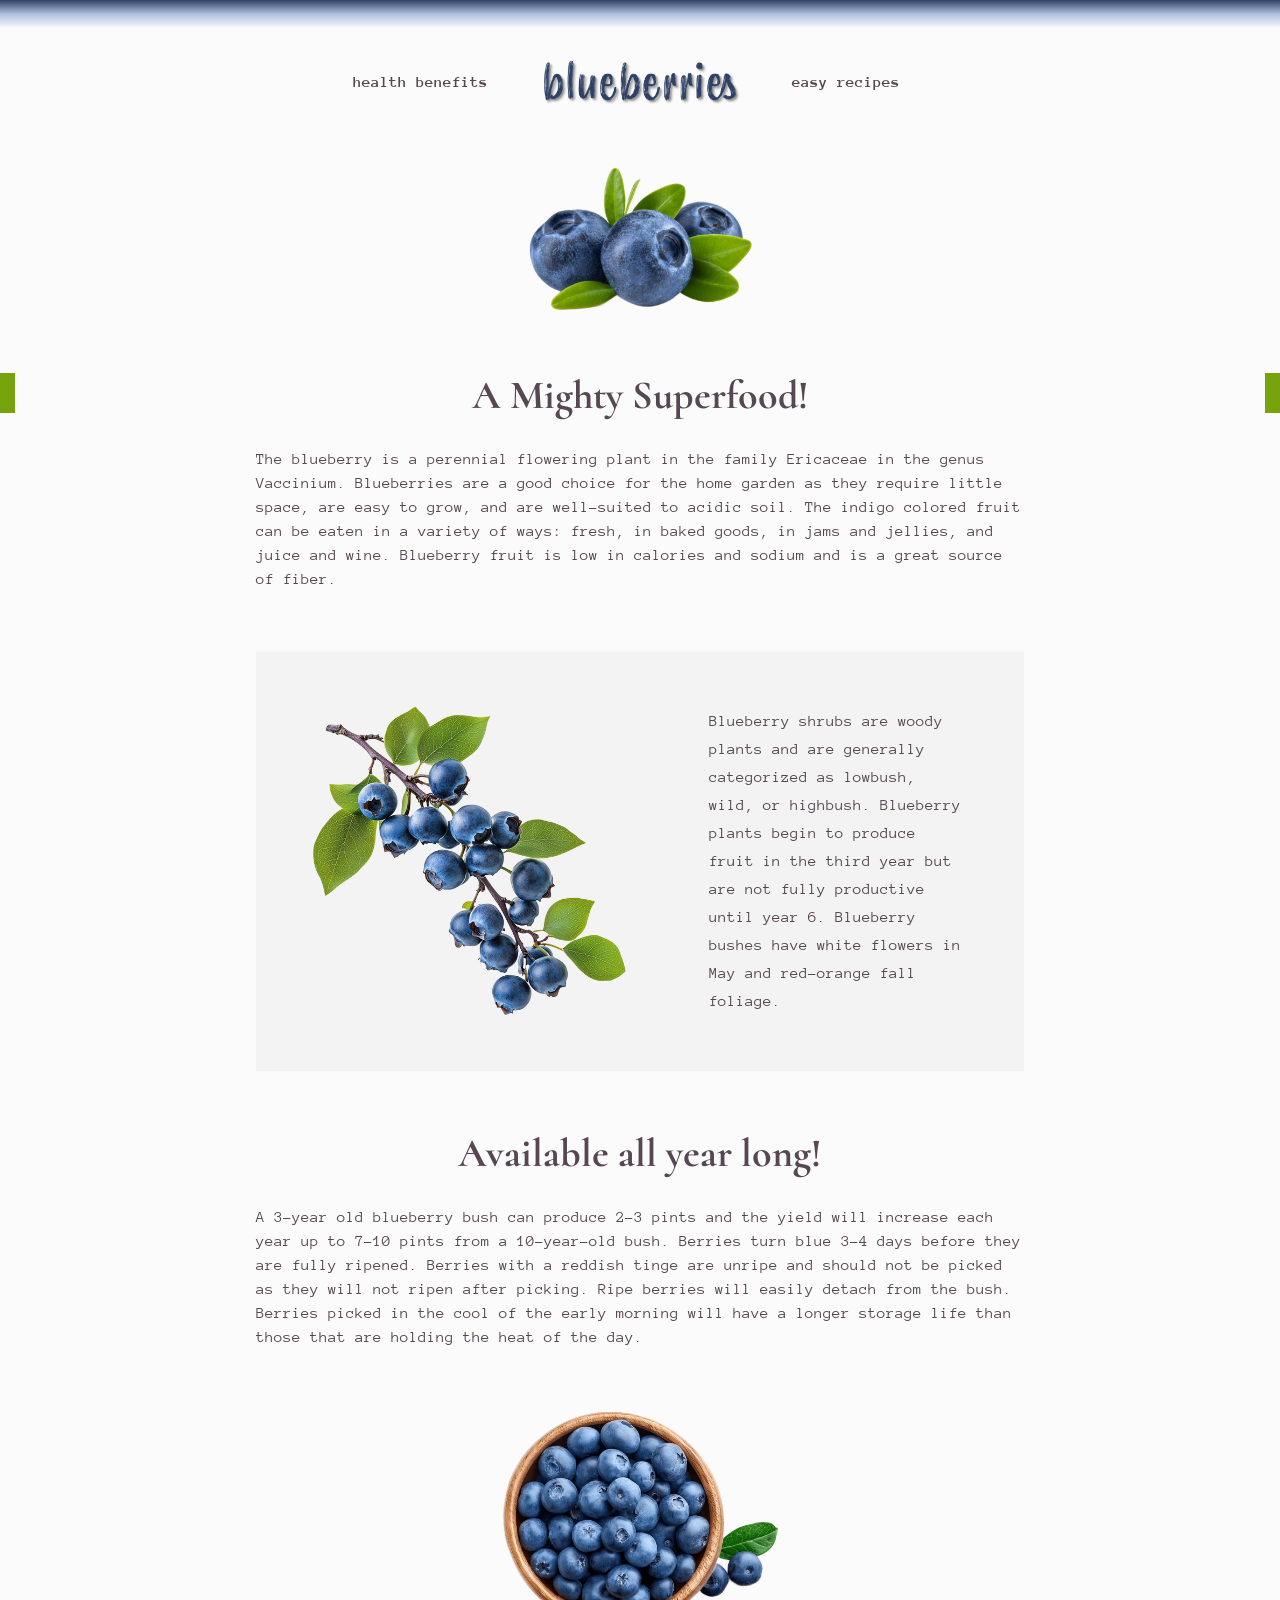
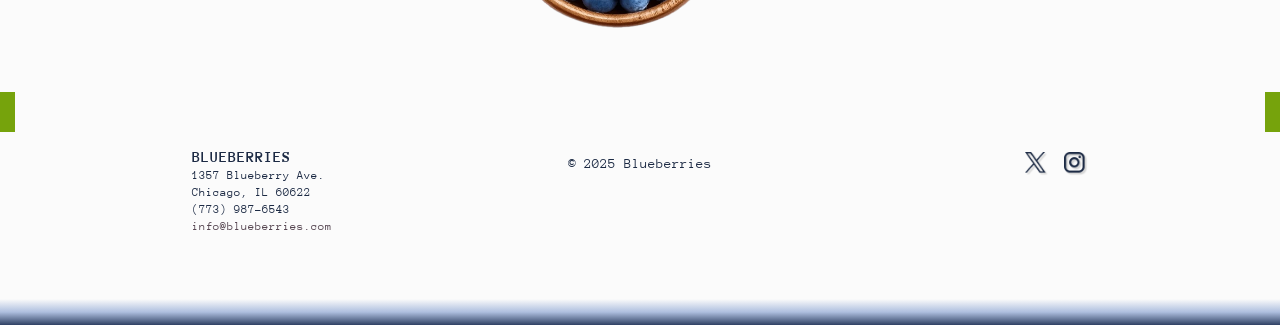
<file: index.html>
<!DOCTYPE html>
<html xmlns="http://www.w3.org/1999/xhtml" lang="en" xml:lang="en">
    <head>
        <title>Final Project</title>
        <meta charset="UTF-8">
        <meta name="viewport" content="width=device-width, initial-scale=1">
        <meta name="author" content="Carmen Lira">
        <meta name="description" content="Web Interactive Design Final Project, Blueberries">
        <title>Final Design Project: Blueberries</title>
        <link rel="stylesheet" href="styles/main.css">
        <link rel="stylesheet" media="screen and (min-width: 601px) and (max-width: 1024px)" href="styles/tablet.css">
        <link rel="stylesheet" media="screen and (min-width: 300px) and (max-width: 600px)" href="styles/mobile.css">
        <link rel="icon" href="images/b.svg" type="image/ico">
        <link rel="preconnect" href="https://fonts.googleapis.com">
        <link rel="preconnect" href="https://fonts.gstatic.com" crossorigin>
        <link href="https://fonts.googleapis.com/css2?family=Anonymous+Pro:wght@400;700&display=swap" rel="stylesheet">
    </head>

    <body>
        <!--Top Banner Block + Navigation-->
        <div class="gradient-top"></div>
        <header> 
            <div class="header-content">
                <div class="nutrition">
                    <a href="nutrition.html" class="nav-hover">health benefits</a>
                </div>
                <div class="bb-logo">
                    <a href="index.html"><img src="images/blueberries-word.png" class="blueberries-logo" alt="Blueberries word logo"></a>
                </div>
                <div class="recipes">
                    <a href="recipes.html" class="nav-hover">easy recipes</a>
                </div>
                
            </div>
        </header>

        <div>
            <img src="images/home/home-blueberries-1.png" class="image-bb-1" alt="Small group of blueberries">
        </div>
        <div class="block-title-group">
            <div class="left-green-block"></div>
            <div class="title">
                A Mighty Superfood!
            </div>
            <div class="right-green-block"></div>
        </div>

        <div class="paragraph">
            The blueberry is a perennial flowering plant in the family Ericaceae in the genus Vaccinium. 
            Blueberries are a good choice for the home garden as they require little space, are easy to grow, 
            and are well-suited to acidic soil. The indigo colored fruit can be eaten in a variety of ways: 
            fresh, in baked goods, in jams and jellies, and juice and wine. Blueberry fruit is low in calories 
            and sodium and is a great source of fiber.
        </div>

        <div class="block-background">
            <div class="block-group">
                <img src="images/home/home-blueberries-2.png" class="block-image" alt="Branch of Blueberry bush">
                <div class="block-paragraph">
                    Blueberry shrubs are woody plants and are generally categorized as lowbush, wild, or highbush. 
                    Blueberry plants begin to produce fruit in the third year but are not fully productive until year 6. 
                    Blueberry bushes have white flowers in May and red-orange fall foliage.
                </div>
            </div>
        </div>

        <div class="title2">
            Available all year long!
        </div>
        <div class="paragraph">
            A 3-year old blueberry bush can produce 2-3 pints and the yield will increase each year up to 7-10 pints 
            from a 10-year-old bush. Berries turn blue 3-4 days before they are fully ripened. 
            Berries with a reddish tinge are unripe and should not be picked as they will not ripen after picking. 
            Ripe berries will easily detach from the bush. Berries picked in the cool of the early morning will 
            have a longer storage life than those that are holding the heat of the day.
        </div>
        
        <div>
            <img src="images/home/home-blueberries-3.png" class="image-bb-2" alt="Top view of blueberries in a wooden bowl">
        </div>


<!--Information & Social Media BLOCK-->   
        <div class="block-title-group">
            <div class="left-green-block"></div>
            <div class="right-green-block"></div>
        </div>
        <div class="footer-info">
            <!--Contact Information BLOCK-->
            <div class="footer-left">   
                <p><span class="contact-info">BLUEBERRIES</span><br>
                <span class="address">
                    1357 Blueberry Ave.<br>
                    Chicago, IL 60622<br>
                    (773) 987-6543<br>
                </span>
                <a href="mailto:info@blueberries.com" class="email-font">info@blueberries.com</a>
                </p>
            </div>
            
            <!--Copy Right statement-->
            <div class="copy-right">
                <p class="block-note">&#169; 2025 Blueberries</p> <!--Color change-->
            </div>

            <!--Social Media-->
            <div class="social-media">
                <a target="_blank" href="https://x.com/blueberries"><img src="images/social-media/x-icon.png" class="social-media-icon" alt="X logo"></a>
                <a target="_blank" href="https://www.instagram.com/blueberries/"><img src="images/social-media/instagram-icon.png" class="social-media-icon" alt="Instagram logo"></a>
            </div>
        </div>


        <div class="gradient-bottom"></div>

    </body>
</html>
</file>
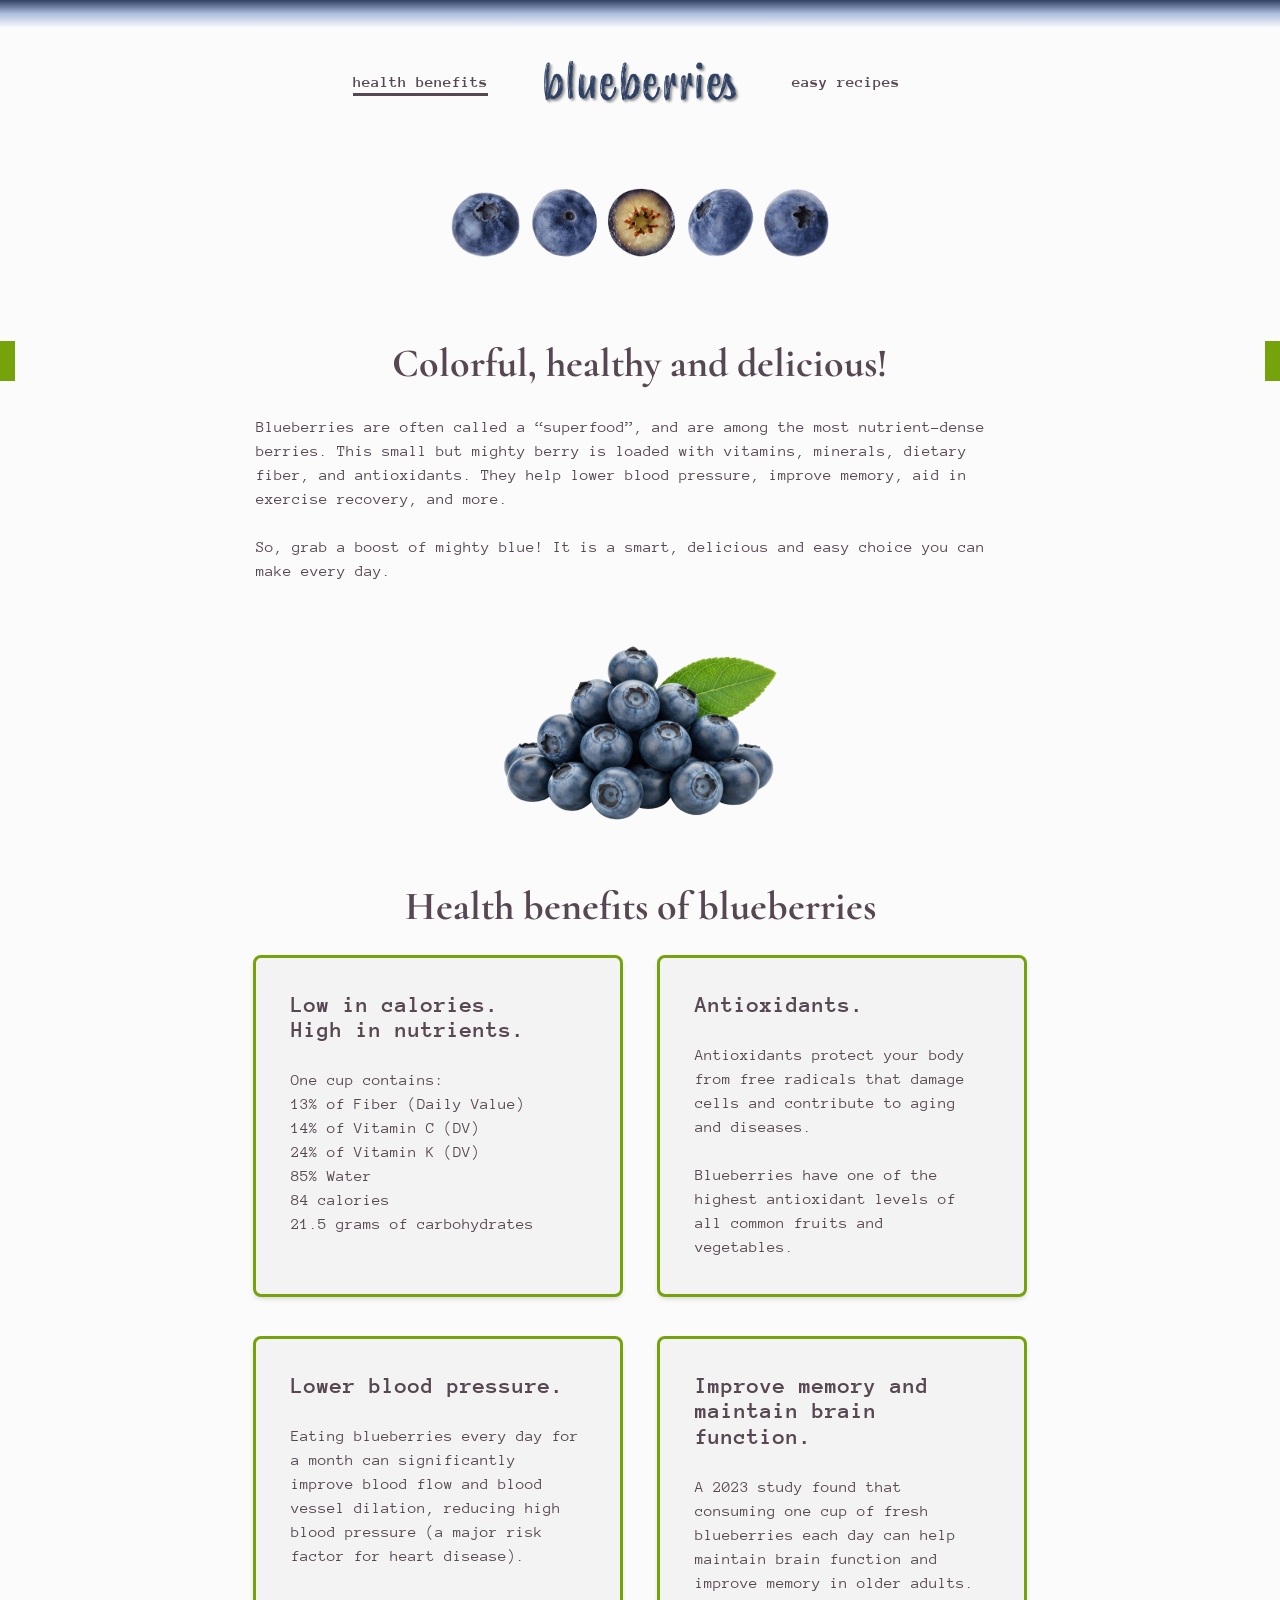
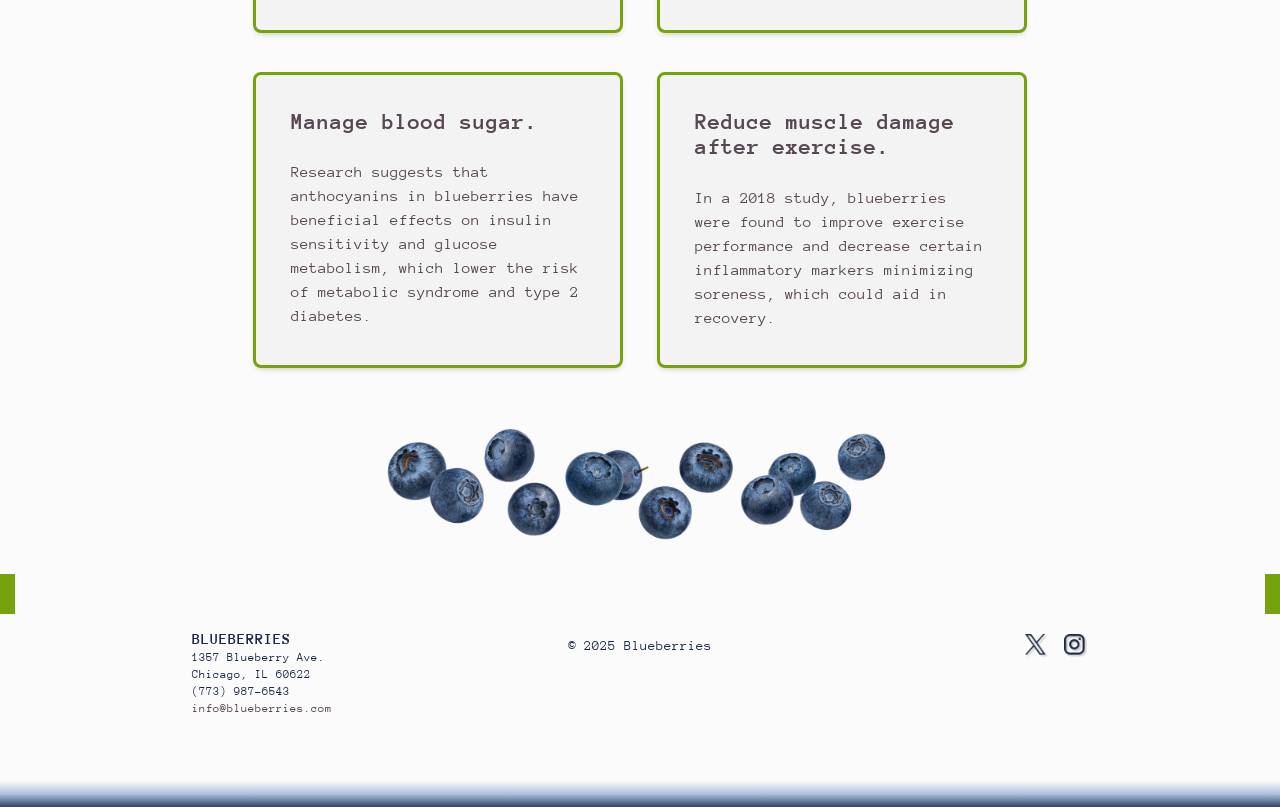
<file: nutrition.html>
<!DOCTYPE html>
<html xmlns="http://www.w3.org/1999/xhtml" lang="en" xml:lang="en">
    <head>
        <title>Final Project</title>
        <meta charset="UTF-8">
        <meta name="viewport" content="width=device-width, initial-scale=1">
        <meta name="author" content="Carmen Lira">
        <meta name="description" content="Web Interactive Design Final Project, Blueberries">
        <title>Final Design Project: Blueberries</title>
        <link rel="stylesheet" href="styles/main.css">
        <link rel="stylesheet" media="screen and (min-width: 601px) and (max-width: 1024px)" href="styles/tablet.css">
        <link rel="stylesheet" media="screen and (min-width: 300px) and (max-width: 600px)" href="styles/mobile.css">
        <link rel="icon" href="images/b.svg" type="image/ico">
        <link rel="preconnect" href="https://fonts.googleapis.com">
        <link rel="preconnect" href="https://fonts.gstatic.com" crossorigin>
        <link href="https://fonts.googleapis.com/css2?family=Anonymous+Pro:wght@400;700&display=swap" rel="stylesheet">
    </head>

    <body>
        <!--Top Banner Block + Navigation-->
        <div class="gradient-top"></div>
        <header> 
            <div class="header-content">
                <div class="nutrition">
                    <a href="nutrition.html" class="nav-selected">health benefits</a>
                </div>
                <div class="bb-logo">
                    <a href="index.html"><img src="images/blueberries-word.png" class="blueberries-logo" alt="Blueberries word logo"></a>
                </div>
                <div class="recipes">
                    <a href="recipes.html" class="nav-hover">easy recipes</a>
                </div>
                
            </div>
        </header>

        <div>
            <img src="images/nutrition/nutrition-bb-1.png" class="image-bb-3" alt="Small group of blueberries">
        </div>
        <div class="block-title-group">
            <div class="left-green-block"></div>
            <div class="title">
                Colorful, healthy and delicious!
            </div>
            <div class="right-green-block"></div>
        </div>

        <div class="paragraph">
            Blueberries are often called a “superfood”, and are among the most nutrient-dense berries. 
            This small but mighty berry is loaded with vitamins, minerals, dietary fiber, and antioxidants. 
            They help lower blood pressure, improve memory, aid in exercise recovery, and more.<br>
            <br>
            So, grab a boost of mighty blue! It is a smart, delicious and easy choice you can make every day.
        </div>
        <div>
            <img src="images/nutrition/blueberries-pile.png" class="image-bb-2" alt="Small pike of blueberries">
        </div>

        <div class="title2">
            Health benefits of blueberries
        </div>

        <div class="nutrition-segment">
            <div class="nutrition-block">
                <div class="nutrition-block-title">
                    Low in calories.<br>
                    High in nutrients.
                </div>
                <div class="nutrition-block-info">
                    One cup contains:<br>
                    13% of Fiber (Daily Value)<br>
                    14% of Vitamin C (DV)<br>
                    24% of Vitamin K (DV)<br>
                    85% Water<br>
                    84 calories<br>
                    21.5 grams of carbohydrates<br> 
                </div>
                
            </div>
            <div class="nutrition-block">
                <div class="nutrition-block-title">
                    Antioxidants.
                </div>
                <div class="nutrition-block-info">
                Antioxidants protect your body from free radicals that damage cells and contribute to aging 
                and diseases.<br><br>
                Blueberries have one of the highest antioxidant levels of all common fruits and vegetables.
                </div>
            </div>
        </div>

        <div class="nutrition-segment">
            <div class="nutrition-block">
                <div class="nutrition-block-title">
                    Lower blood pressure.
                </div>
                <div class="nutrition-block-info">
                    Eating blueberries every day for a month can significantly improve blood flow and 
                    blood vessel dilation, reducing high blood pressure (a major risk factor for heart disease).
                </div>
                
            </div>
            <div class="nutrition-block">
                <div class="nutrition-block-title">
                    Improve memory and maintain brain function.
                </div>
                <div class="nutrition-block-info">
                    A 2023 study found that consuming one cup of fresh blueberries each day can help maintain 
                    brain function and improve memory in older adults.
                </div>
            </div>
        </div>

        <div class="nutrition-segment">
            <div class="nutrition-block">
                <div class="nutrition-block-title">
                    Manage blood sugar.
                </div>
                <div class="nutrition-block-info">
                    Research suggests that anthocyanins in blueberries have beneficial effects on insulin 
                    sensitivity and glucose metabolism, which lower the risk of metabolic syndrome and 
                    type 2 diabetes.
                </div>
                
            </div>
            <div class="nutrition-block">
                <div class="nutrition-block-title">
                    Reduce muscle damage after exercise.
                </div>
                <div class="nutrition-block-info">
                    In a 2018 study, blueberries were found to improve exercise performance and 
                    decrease certain inflammatory markers minimizing soreness, which could aid in recovery.
                </div>
            </div>
        </div>

        <div>
            <img src="images/nutrition/bb-lined-up3.png" class="image-bb-4" alt="Top view of blueberries in a wooden bowl">
        </div>


<!--Information & Social Media BLOCK-->   
        <div class="block-title-group">
            <div class="left-green-block"></div>
            <div class="right-green-block"></div>
        </div>
        <div class="footer-info">
            <!--Contact Information BLOCK-->
            <div class="footer-left">   
                <p><span class="contact-info">BLUEBERRIES</span><br>
                <span class="address">
                    1357 Blueberry Ave.<br>
                    Chicago, IL 60622<br>
                    (773) 987-6543<br>
                </span>
                <a href="mailto:info@blueberries.com" class="email-font">info@blueberries.com</a>
                </p>
            </div>
            
            <!--Copy Right statement-->
            <div class="copy-right">
                <p class="block-note">&#169; 2025 Blueberries</p> <!--Color change-->
            </div>

            <!--Social Media-->
            <div class="social-media">
                <a target="_blank" href="https://x.com/blueberries"><img src="images/social-media/x-icon.png" class="social-media-icon" alt="X logo"></a>
                <a target="_blank" href="https://www.instagram.com/blueberries/"><img src="images/social-media/instagram-icon.png" class="social-media-icon" alt="Instagram logo"></a>
            </div>
        </div>


        <div class="gradient-bottom"></div>

    </body>
</html>
</file>
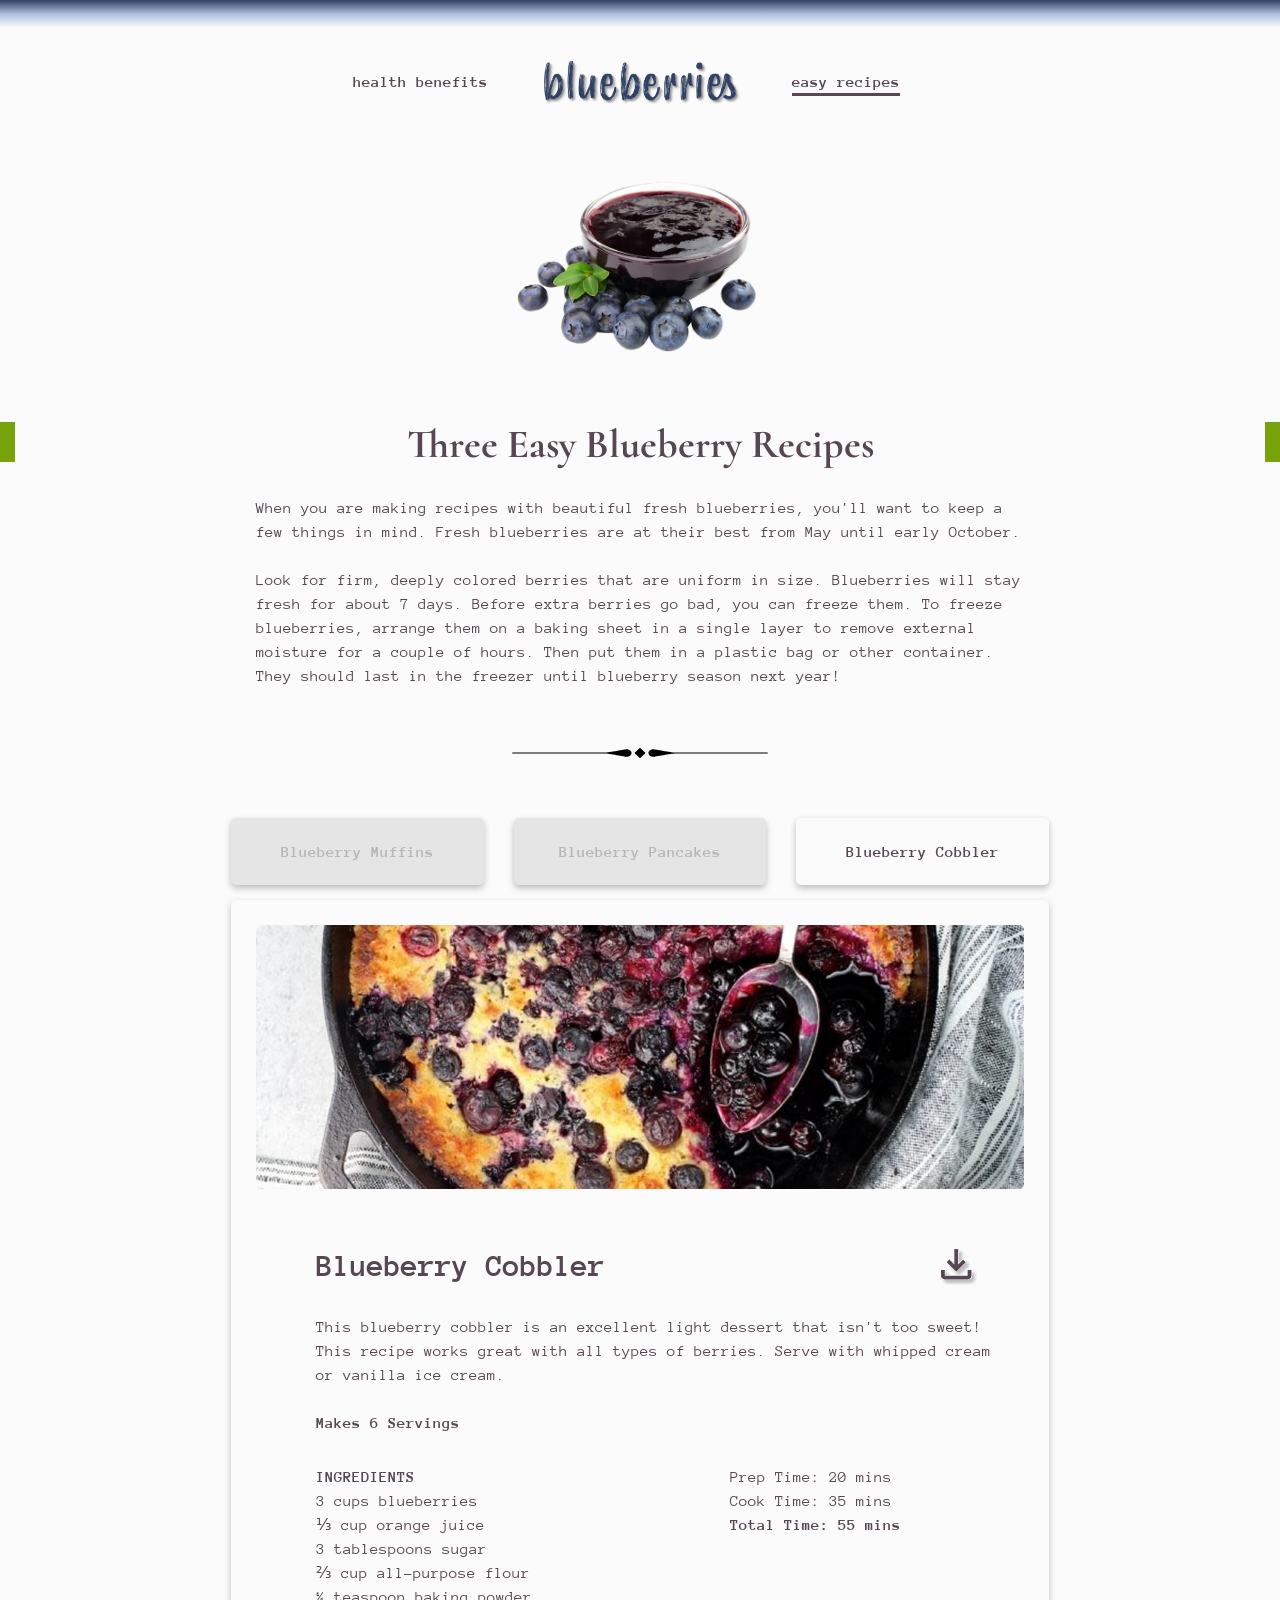
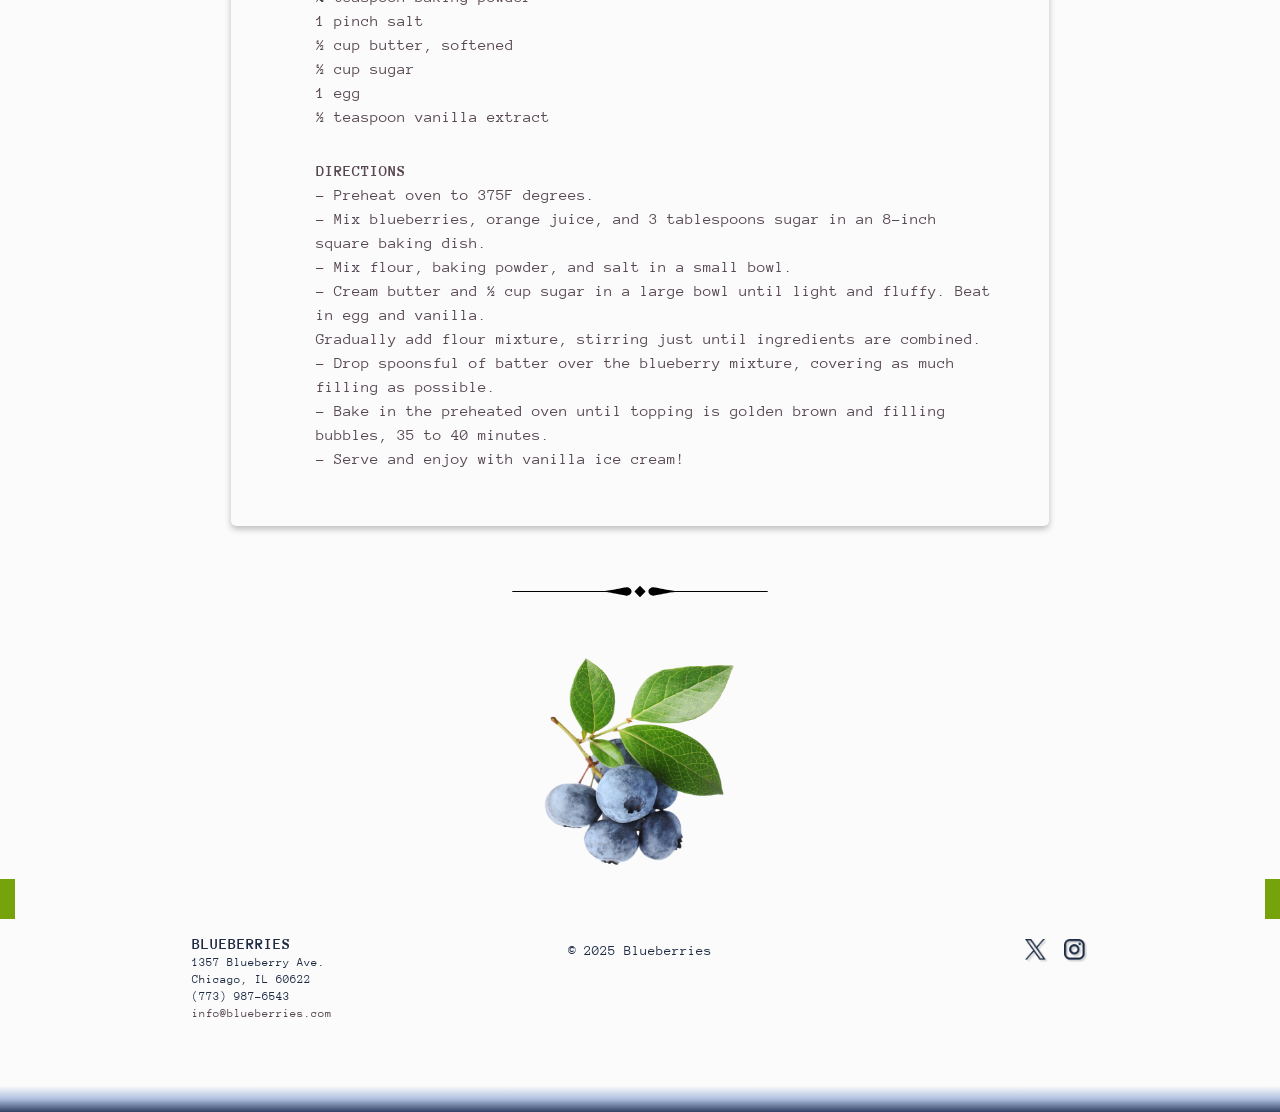
<file: recipe-cobbler.html>
<!DOCTYPE html>
<html xmlns="http://www.w3.org/1999/xhtml" lang="en" xml:lang="en">
    <head>
        <title>Final Project</title>
        <meta charset="UTF-8">
        <meta name="viewport" content="width=device-width, initial-scale=1">
        <meta name="author" content="Carmen Lira">
        <meta name="description" content="Web Interactive Design Final Project, Blueberries">
        <title>Final Design Project: Blueberries</title>
        <link rel="stylesheet" href="styles/main.css">
        <link rel="stylesheet" media="screen and (min-width: 601px) and (max-width: 1024px)" href="styles/tablet.css">
        <link rel="stylesheet" media="screen and (min-width: 300px) and (max-width: 600px)" href="styles/mobile.css">
        <link rel="icon" href="images/b.svg" type="image/ico">
        <link rel="preconnect" href="https://fonts.googleapis.com">
        <link rel="preconnect" href="https://fonts.gstatic.com" crossorigin>
        <link href="https://fonts.googleapis.com/css2?family=Anonymous+Pro:wght@400;700&display=swap" rel="stylesheet">
    </head>

    <body>
        <!--Top Banner Block + Navigation-->
        <div class="gradient-top"></div>
        <header> 
            <div class="header-content">
                <div class="nutrition">
                    <a href="nutrition.html" class="nav-hover">health benefits</a>
                </div>
                <div class="bb-logo">
                    <a href="index.html"><img src="images/blueberries-word.png" class="blueberries-logo" alt="Blueberries word logo"></a>
                </div>
                <div class="recipes">
                    <a href="recipes.html" class="nav-selected">easy recipes</a>
                </div>
                
            </div>
        </header>

        <div>
            <img src="images/recipes/bb-jam.png" class="image-bb-2" alt="blueberry jam in a small jar">
        </div>
        <div class="block-title-group">
            <div class="left-green-block"></div>
            <div class="title">
                Three Easy Blueberry Recipes
            </div>
            <div class="right-green-block"></div>
        </div>

        <div class="paragraph">
            When you are making recipes with beautiful fresh blueberries, you'll want to keep a few things in mind. 
            Fresh blueberries are at their best from May until early October.<br>
            <br>
            Look for firm, deeply colored berries that are uniform in size. Blueberries will stay fresh 
            for about 7 days. Before extra berries go bad, you can freeze them. To freeze blueberries, arrange 
            them on a baking sheet in a single layer to remove external moisture for a couple of hours. 
            Then put them in a plastic bag or other container. They should last in the freezer until blueberry season next year!
        </div>

        <div>
            <img src="images/deco-line.svg" class="image-bb-5" alt="Decorative line" id="recipe-tabs">
        </div>

        <div class="tab-set" id="recipe-tabs">
            <a class="recipe-block" href="recipes.html#recipe-tabs">
                Blueberry Muffins
            </a>
            <a class="recipe-block" href="recipe-pancakes.html#recipe-tabs">
                Blueberry Pancakes
            </a>
            <div class="recipe-block-selected">
                Blueberry Cobbler
            </div>

        </div>

        <div class="block-recipe">
            <img src="images/recipes/bb-cobbler3.png" class="recipe-image" alt="Group of blueberry muffins">
            <div class="recipe-columns-title">
                <div class="recipe-title">
                    Blueberry Cobbler
                </div> 
                <div class="download-icon">
                    <a href="documents/blueberry-cobbler.pdf" download target="_blank"><img src="images/recipes/download-icon.svg" class="print-icon" alt="Print icon"></a>
                </div>               
            </div>
            
            <div class="recipe-text">
                This blueberry cobbler is an excellent light dessert that isn't too sweet! This recipe works great 
                with all types of berries. Serve with whipped cream or vanilla ice cream.<br>
                <br>
                <span class="recipe-bold-text">Makes 6 Servings</span>
            </div>
            <div class="recipe-columns">
                <div class="recipe-ingredients">
                    <span class="recipe-bold-text">INGREDIENTS</span><br>
                    3 cups blueberries<br>
                    &#8531; cup orange juice<br>
                    3 tablespoons sugar<br>
                    &#8532; cup all-purpose flour<br>
                    &#188; teaspoon baking powder<br>
                    1 pinch salt<br>
                    &#189; cup butter, softened<br>
                    &#189; cup sugar<br>
                    1 egg<br>
                    &#189; teaspoon vanilla extract<br>
                </div>
                <div class="prep-time">
                    Prep Time: 20 mins<br>
                    Cook Time: 35 mins<br>
                    <span class="recipe-bold-text">Total Time: 55 mins</span>
                </div>
            </div>
            <div class="recipe-text">
                <span class="recipe-bold-text">DIRECTIONS</span><br>
                - Preheat oven to 375F degrees.<br>
                - Mix blueberries, orange juice, and 3 tablespoons sugar in an 8-inch square baking dish.<br>
                - Mix flour, baking powder, and salt in a small bowl.<br>
                - Cream butter and &#189; cup sugar in a large bowl until light and fluffy. Beat in egg and vanilla.<br>
                Gradually add flour mixture, stirring just until ingredients are combined.<br>
                - Drop spoonsful of batter over the blueberry mixture, covering as much filling as possible.<br>
                - Bake in the preheated oven until topping is golden brown and filling bubbles, 35 to 40 minutes.<br>
                - Serve and enjoy with vanilla ice cream!
            </div>
        </div>

        <div>
            <img src="images/deco-line.svg" class="image-bb-5" alt="Decorative line">
        </div>   
        <div>
            <img src="images/recipes/bb-group.png" class="image-bb-1b" alt="Small group of blueberries">
        </div>     


<!--Information & Social Media BLOCK-->   
        <div class="block-title-group">
            <div class="left-green-block"></div>
            <div class="right-green-block"></div>
        </div>
        <div class="footer-info">
            <!--Contact Information BLOCK-->
            <div class="footer-left">   
                <p><span class="contact-info">BLUEBERRIES</span><br>
                <span class="address">
                    1357 Blueberry Ave.<br>
                    Chicago, IL 60622<br>
                    (773) 987-6543<br>
                </span>
                <a href="mailto:info@blueberries.com" class="email-font">info@blueberries.com</a>
                </p>
            </div>
            
            <!--Copy Right statement-->
            <div class="copy-right">
                <p class="block-note">&#169; 2025 Blueberries</p> <!--Color change-->
            </div>

            <!--Social Media-->
            <div class="social-media">
                <a target="_blank" href="https://x.com/blueberries"><img src="images/social-media/x-icon.png" class="social-media-icon" alt="X logo"></a>
                <a target="_blank" href="https://www.instagram.com/blueberries/"><img src="images/social-media/instagram-icon.png" class="social-media-icon" alt="Instagram logo"></a>
            </div>
        </div>


        <div class="gradient-bottom"></div>

    </body>
</html>
</file>
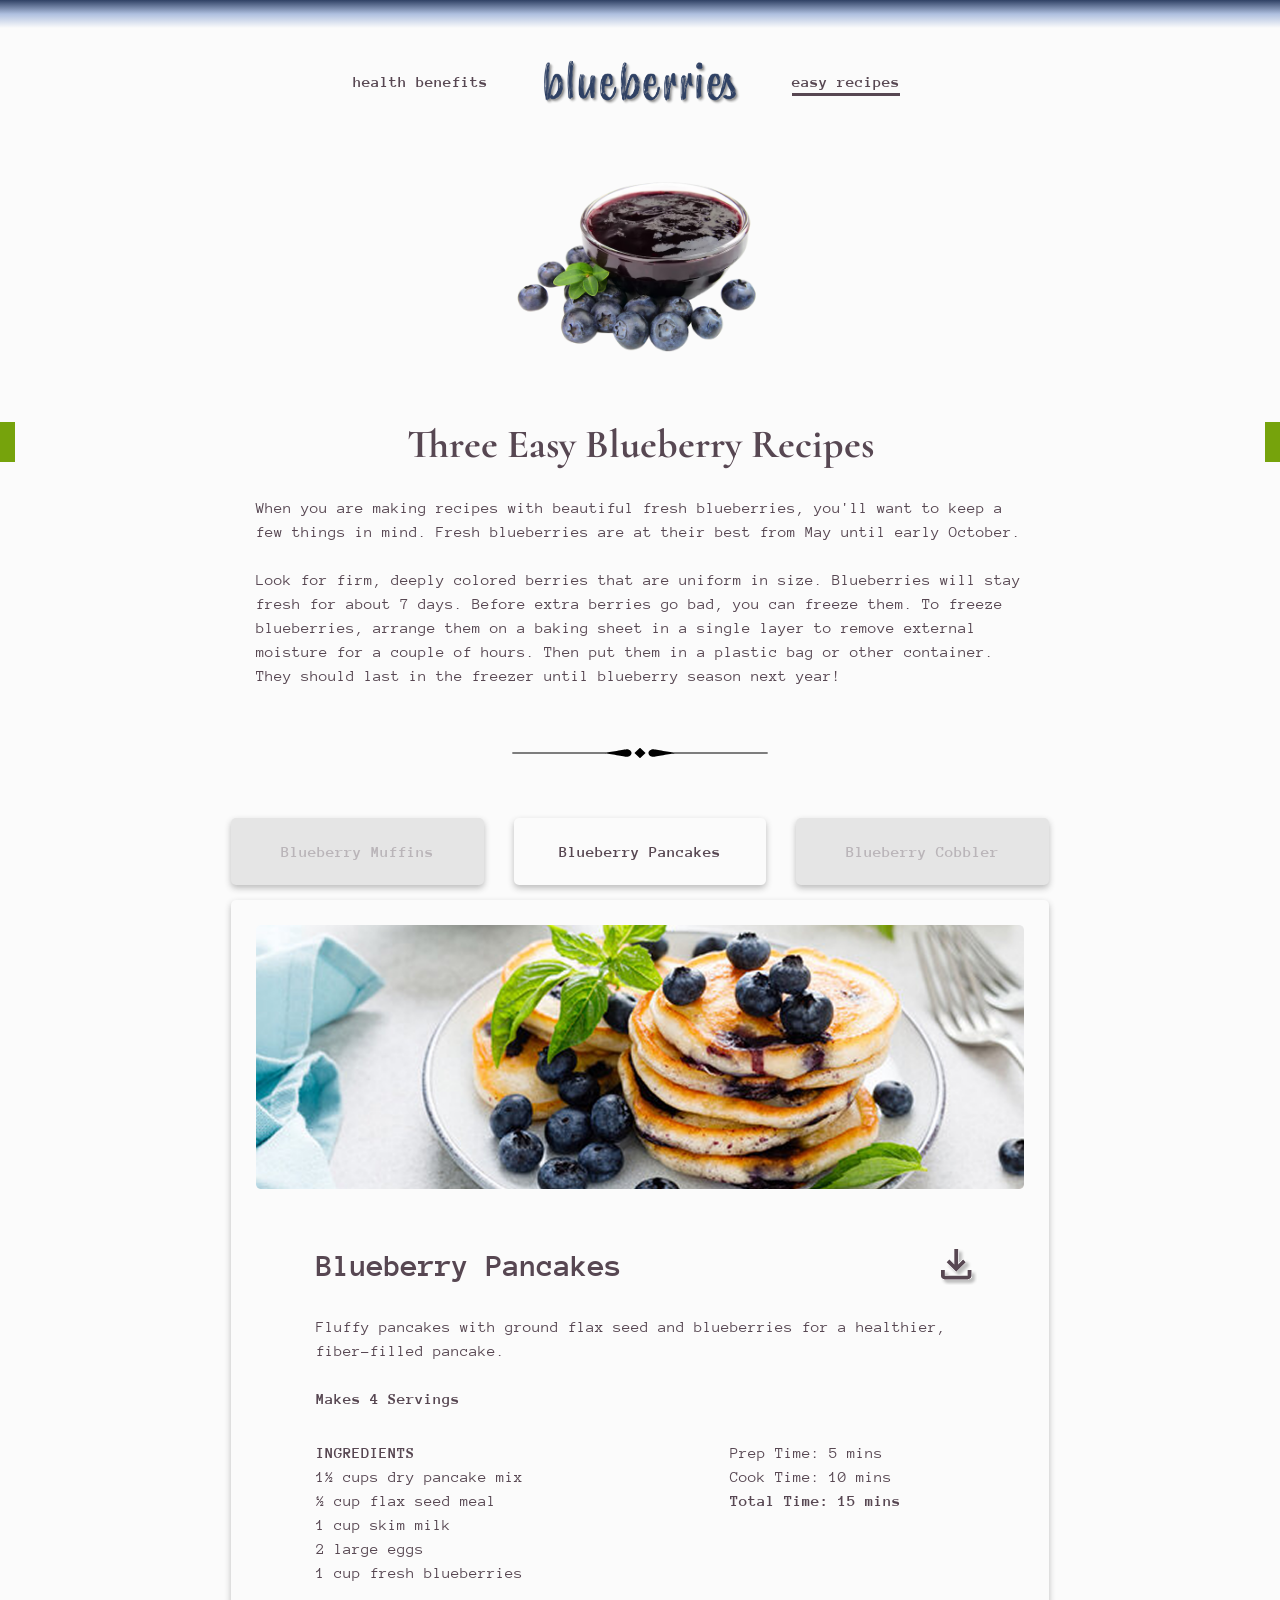
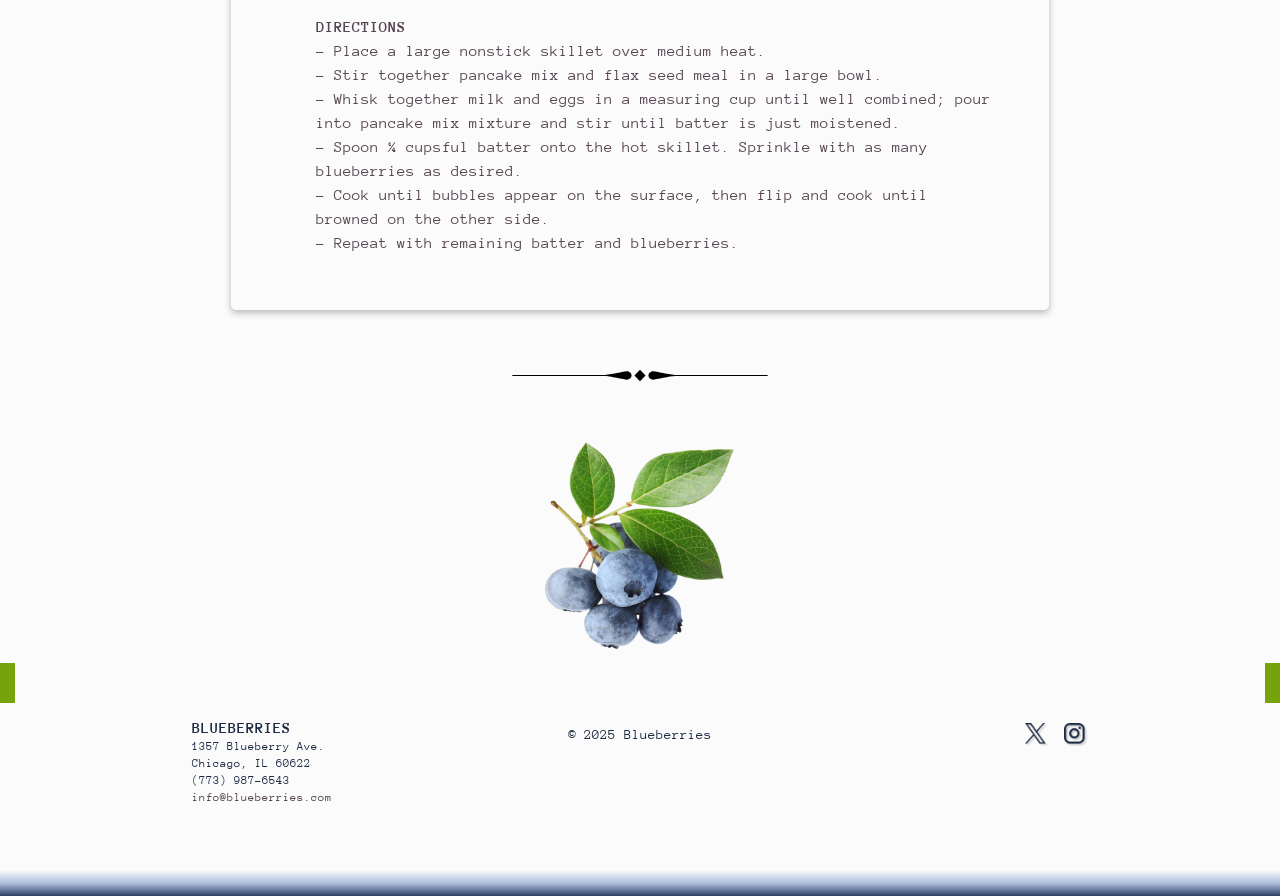
<file: recipe-pancakes.html>
<!DOCTYPE html>
<html xmlns="http://www.w3.org/1999/xhtml" lang="en" xml:lang="en">
    <head>
        <title>Final Project</title>
        <meta charset="UTF-8">
        <meta name="viewport" content="width=device-width, initial-scale=1">
        <meta name="author" content="Carmen Lira">
        <meta name="description" content="Web Interactive Design Final Project, Blueberries">
        <title>Final Design Project: Blueberries</title>
        <link rel="stylesheet" href="styles/main.css">
        <link rel="stylesheet" media="screen and (min-width: 601px) and (max-width: 1024px)" href="styles/tablet.css">
        <link rel="stylesheet" media="screen and (min-width: 300px) and (max-width: 600px)" href="styles/mobile.css">
        <link rel="icon" href="images/b.svg" type="image/ico">
        <link rel="preconnect" href="https://fonts.googleapis.com">
        <link rel="preconnect" href="https://fonts.gstatic.com" crossorigin>
        <link href="https://fonts.googleapis.com/css2?family=Anonymous+Pro:wght@400;700&display=swap" rel="stylesheet">
    </head>

    <body>
        <!--Top Banner Block + Navigation-->
        <div class="gradient-top"></div>
        <header> 
            <div class="header-content">
                <div class="nutrition">
                    <a href="nutrition.html" class="nav-hover">health benefits</a>
                </div>
                <div class="bb-logo">
                    <a href="index.html"><img src="images/blueberries-word.png" class="blueberries-logo" alt="Blueberries word logo"></a>
                </div>
                <div class="recipes">
                    <a href="recipes.html" class="nav-selected">easy recipes</a>
                </div>
                
            </div>
        </header>

        <div>
            <img src="images/recipes/bb-jam.png" class="image-bb-2" alt="blueberry jam in a small jar">
        </div>
        <div class="block-title-group">
            <div class="left-green-block"></div>
            <div class="title">
                Three Easy Blueberry Recipes
            </div>
            <div class="right-green-block"></div>
        </div>

        <div class="paragraph">
            When you are making recipes with beautiful fresh blueberries, you'll want to keep a few things in mind. 
            Fresh blueberries are at their best from May until early October.<br>
            <br>
            Look for firm, deeply colored berries that are uniform in size. Blueberries will stay fresh 
            for about 7 days. Before extra berries go bad, you can freeze them. To freeze blueberries, arrange 
            them on a baking sheet in a single layer to remove external moisture for a couple of hours. 
            Then put them in a plastic bag or other container. They should last in the freezer until blueberry season next year!
        </div>

        <div>
            <img src="images/deco-line.svg" class="image-bb-5" alt="Decorative line" id="recipe-tabs">
        </div>

        <div class="tab-set" id="recipe-tabs">
            <a class="recipe-block" href="recipes.html#recipe-tabs">
                Blueberry Muffins
            </a>
            <div class="recipe-block-selected">
                Blueberry Pancakes
            </div>
            <a class="recipe-block" href="recipe-cobbler.html#recipe-tabs">
                Blueberry Cobbler
            </a>

        </div>

        <div class="block-recipe">
            <img src="images/recipes/bb-pancakes3.png" class="recipe-image" alt="Group of blueberry muffins">
            <div class="recipe-columns-title">
                <div class="recipe-title">
                    Blueberry Pancakes
                </div> 
                <div class="download-icon">
                    <a href="documents/blueberry-pancakes.pdf" download target="_blank"><img src="images/recipes/download-icon.svg" class="print-icon" alt="Print icon"></a>
                </div>               
            </div>
            
            <div class="recipe-text">
                Fluffy pancakes with ground flax seed and blueberries for a healthier, fiber-filled pancake.<br>
                <br>
                <span class="recipe-bold-text">Makes 4 Servings</span>
            </div>
            <div class="recipe-columns">
                <div class="recipe-ingredients">
                    <span class="recipe-bold-text">INGREDIENTS</span><br>
                    1&#189; cups dry pancake mix<br>
                    &#189; cup flax seed meal<br>
                    1 cup skim milk<br>
                    2 large eggs<br>
                    1 cup fresh blueberries<br>
                </div>
                <div class="prep-time">
                    Prep Time: 5 mins<br>
                    Cook Time: 10 mins<br>
                    <span class="recipe-bold-text">Total Time: 15 mins</span>
                </div>
            </div>
            <div class="recipe-text">
                <span class="recipe-bold-text">DIRECTIONS</span><br>
                - Place a large nonstick skillet over medium heat.<br>
                - Stir together pancake mix and flax seed meal in a large bowl.<br>
                - Whisk together milk and eggs in a measuring cup until well combined; pour into pancake mix 
                mixture and stir until batter is just moistened.<br>
                - Spoon &#188; cupsful batter onto the hot skillet. Sprinkle with as many blueberries as desired.<br>
                - Cook until bubbles appear on the surface, then flip and cook until browned on the other side.<br>
                - Repeat with remaining batter and blueberries.<br>
            </div>
        </div>

        <div>
            <img src="images/deco-line.svg" class="image-bb-5" alt="Decorative line">
        </div>   
        <div>
            <img src="images/recipes/bb-group.png" class="image-bb-1b" alt="Small group of blueberries">
        </div>     


<!--Information & Social Media BLOCK-->   
        <div class="block-title-group">
            <div class="left-green-block"></div>
            <div class="right-green-block"></div>
        </div>
        <div class="footer-info">
            <!--Contact Information BLOCK-->
            <div class="footer-left">   
                <p><span class="contact-info">BLUEBERRIES</span><br>
                <span class="address">
                    1357 Blueberry Ave.<br>
                    Chicago, IL 60622<br>
                    (773) 987-6543<br>
                </span>
                <a href="mailto:info@blueberries.com" class="email-font">info@blueberries.com</a>
                </p>
            </div>
            
            <!--Copy Right statement-->
            <div class="copy-right">
                <p class="block-note">&#169; 2025 Blueberries</p> <!--Color change-->
            </div>

            <!--Social Media-->
            <div class="social-media">
                <a target="_blank" href="https://x.com/blueberries"><img src="images/social-media/x-icon.png" class="social-media-icon" alt="X logo"></a>
                <a target="_blank" href="https://www.instagram.com/blueberries/"><img src="images/social-media/instagram-icon.png" class="social-media-icon" alt="Instagram logo"></a>
            </div>
        </div>


        <div class="gradient-bottom"></div>

    </body>
</html>
</file>
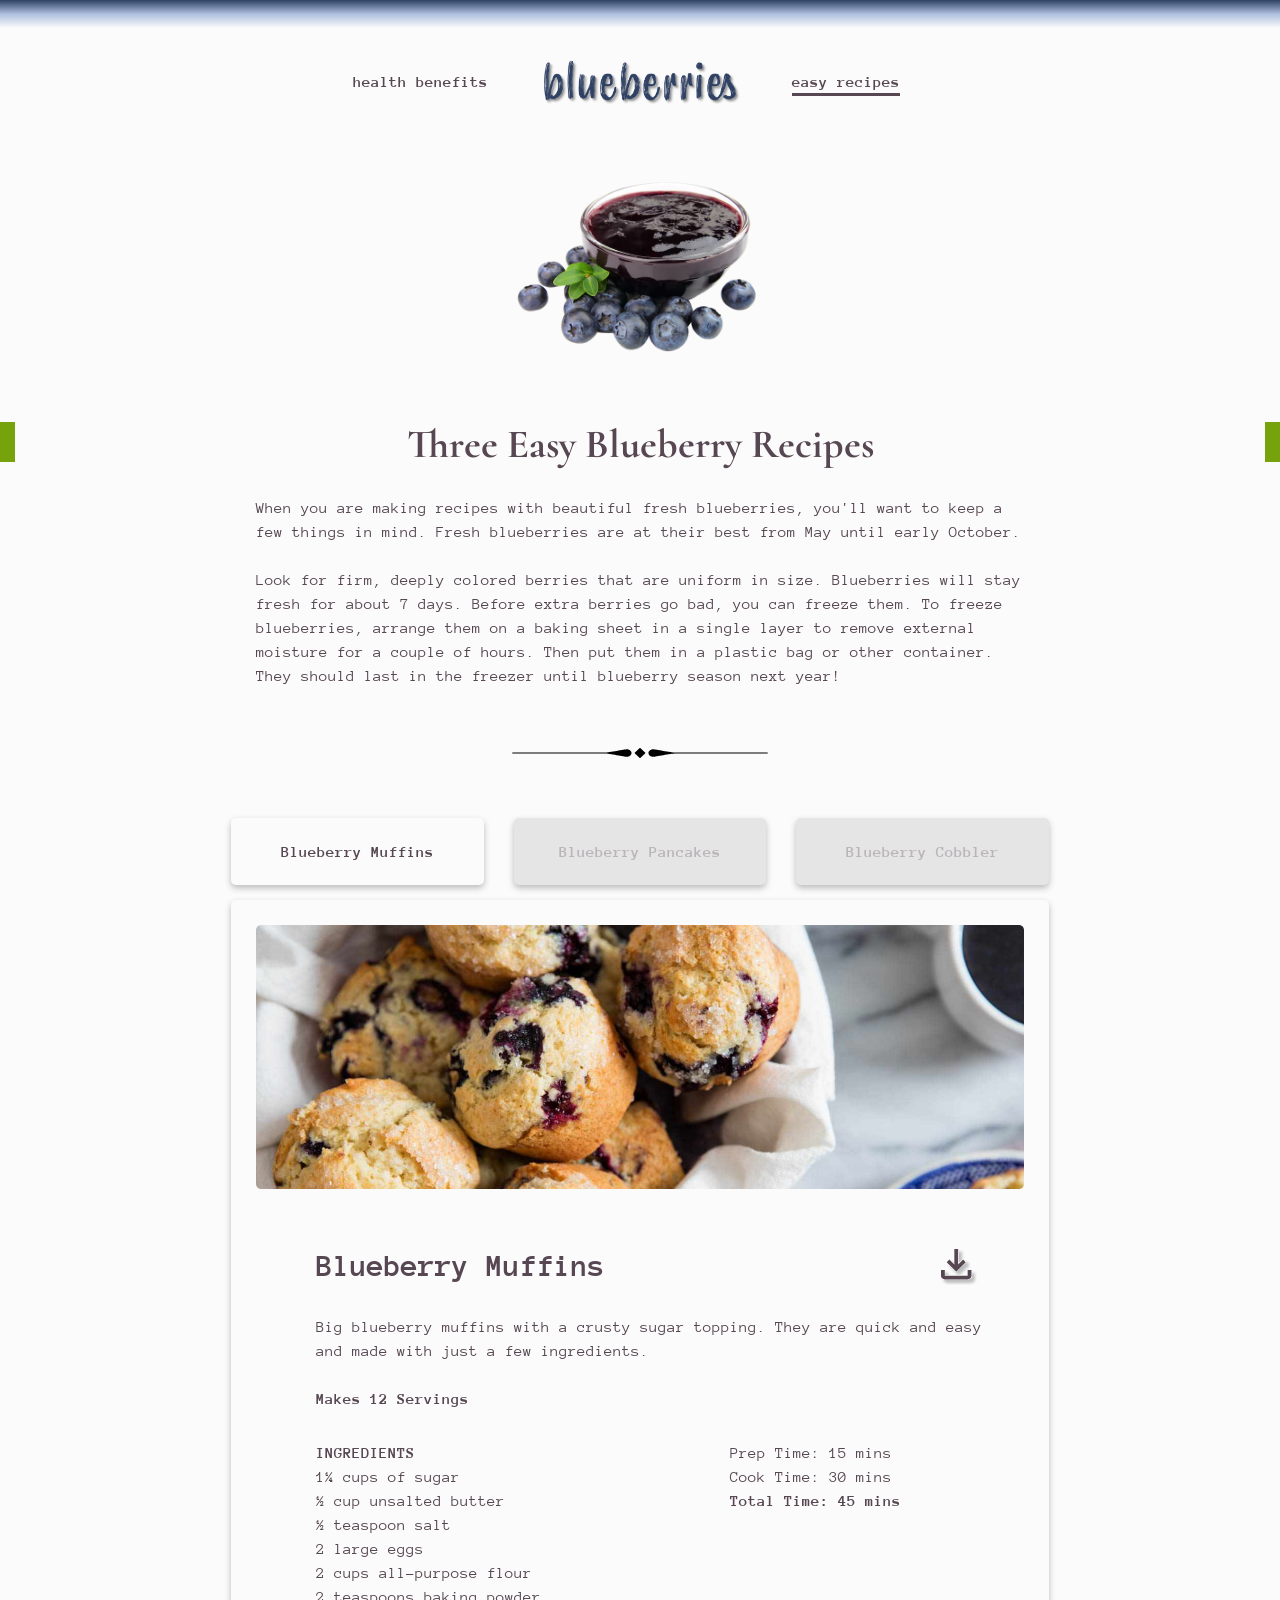
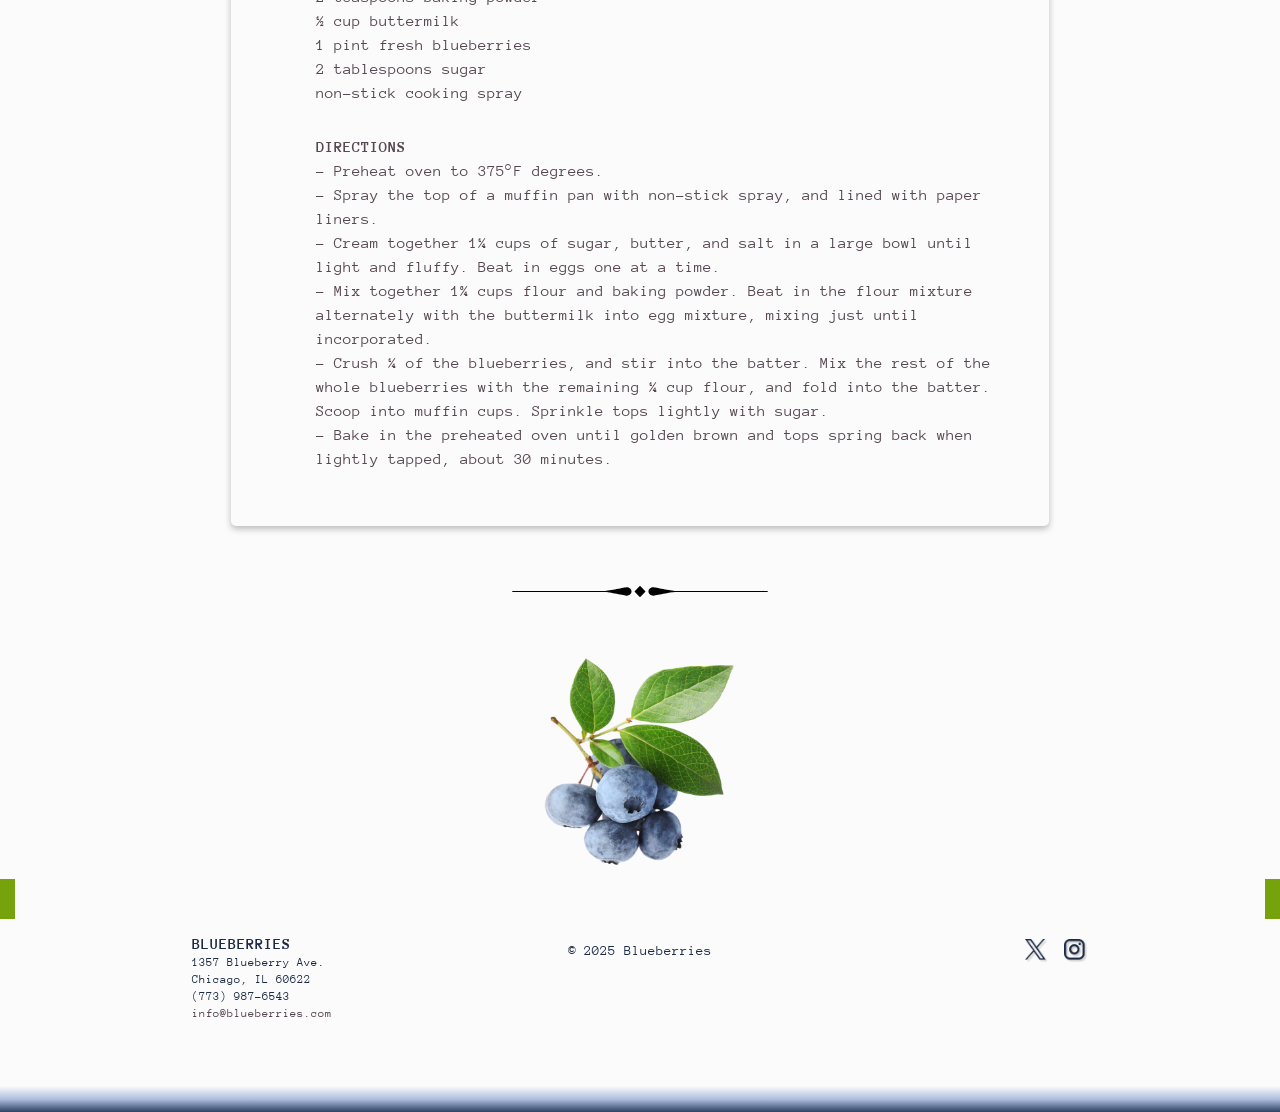
<file: recipes.html>
<!DOCTYPE html>
<html xmlns="http://www.w3.org/1999/xhtml" lang="en" xml:lang="en">
    <head>
        <title>Final Project</title>
        <meta charset="UTF-8">
        <meta name="viewport" content="width=device-width, initial-scale=1">
        <meta name="author" content="Carmen Lira">
        <meta name="description" content="Web Interactive Design Final Project, Blueberries">
        <title>Final Design Project: Blueberries</title>
        <link rel="stylesheet" href="styles/main.css">
        <link rel="stylesheet" media="screen and (min-width: 601px) and (max-width: 1024px)" href="styles/tablet.css">
        <link rel="stylesheet" media="screen and (min-width: 300px) and (max-width: 600px)" href="styles/mobile.css">
        <link rel="icon" href="images/b.svg" type="image/ico">
        <link rel="preconnect" href="https://fonts.googleapis.com">
        <link rel="preconnect" href="https://fonts.gstatic.com" crossorigin>
        <link href="https://fonts.googleapis.com/css2?family=Anonymous+Pro:wght@400;700&display=swap" rel="stylesheet">
    </head>

    <body>
        <!--Top Banner Block + Navigation-->
        <div class="gradient-top"></div>
        <header> 
            <div class="header-content">
                <div class="nutrition">
                    <a href="nutrition.html" class="nav-hover">health benefits</a>
                </div>
                <div class="bb-logo">
                    <a href="index.html"><img src="images/blueberries-word.png" class="blueberries-logo" alt="Blueberries word logo"></a>
                </div>
                <div class="recipes">
                    <a href="recipes.html" class="nav-selected">easy recipes</a>
                </div>
                
            </div>
        </header>

        <div>
            <img src="images/recipes/bb-jam.png" class="image-bb-2" alt="blueberry jam in a small jar">
        </div>
        <div class="block-title-group">
            <div class="left-green-block"></div>
            <div class="title">
                Three Easy Blueberry Recipes
            </div>
            <div class="right-green-block"></div>
        </div>

        <div class="paragraph">
            When you are making recipes with beautiful fresh blueberries, you'll want to keep a few things in mind. 
            Fresh blueberries are at their best from May until early October.<br>
            <br>
            Look for firm, deeply colored berries that are uniform in size. Blueberries will stay fresh 
            for about 7 days. Before extra berries go bad, you can freeze them. To freeze blueberries, arrange 
            them on a baking sheet in a single layer to remove external moisture for a couple of hours. 
            Then put them in a plastic bag or other container. They should last in the freezer until blueberry season next year!
        </div>

        <div>
            <img src="images/deco-line.svg" class="image-bb-5"  alt="Decorative line" id="recipe-tabs">
        </div>

        <div class="tab-set">
            <div class="recipe-block-selected">
                Blueberry Muffins
            </div>
            <a class="recipe-block" href="recipe-pancakes.html#recipe-tabs" >
                Blueberry Pancakes
            </a>
            <a class="recipe-block" href="recipe-cobbler.html#recipe-tabs">
                Blueberry Cobbler
            </a>
        </div>

        <div class="block-recipe">
            <img src="images/recipes/bb-muffins3.png" class="recipe-image" alt="Group of blueberry muffins">
            <div class="recipe-columns-title">
                <div class="recipe-title">
                    Blueberry Muffins
                </div> 
                <div class="download-icon">
                    <a href="documents/blueberry-muffins.pdf" download target="_blank"><img src="images/recipes/download-icon.svg" class="print-icon" alt="Download icon"></a>
                </div>               
            </div>
            
            <div class="recipe-text">
                Big blueberry muffins with a crusty sugar topping.
                They are quick and easy and made with just a few ingredients.<br>
                <br>
                <span class="recipe-bold-text">Makes 12 Servings</span>
            </div>
            <div class="recipe-columns">
                <div class="recipe-ingredients">
                    <span class="recipe-bold-text">INGREDIENTS</span><br>
                    1&#188; cups of sugar<br>
                    &#189; cup unsalted butter<br>
                    &#189; teaspoon salt<br>
                    2 large eggs<br>
                    2 cups all-purpose flour<br>
                    2 teaspoons baking powder<br>
                    &#189; cup buttermilk<br>
                    1 pint fresh blueberries<br>
                    2 tablespoons sugar<br>
                    non-stick cooking spray<br>
                </div>
                <div class="prep-time">
                    Prep Time: 15 mins<br>
                    Cook Time: 30 mins<br>
                    <span class="recipe-bold-text">Total Time: 45 mins</span>
                </div>
            </div>
            <div class="recipe-text">
                <span class="recipe-bold-text">DIRECTIONS</span><br>
                - Preheat oven to 375&deg;F degrees.<br>
                - Spray the top of a muffin pan with non-stick spray, and lined with paper liners.<br>
                - Cream together 1&#188; cups of sugar, butter, and salt in a large bowl until light and fluffy. 
                Beat in eggs one at a time.<br>
                - Mix together 1&#190; cups flour and baking powder. Beat in the flour mixture alternately with 
                the buttermilk into egg mixture, mixing just until incorporated.<br>
                - Crush &#188; of the blueberries, and stir into the batter. Mix the rest of the whole blueberries 
                with the remaining &#188; cup flour, and fold into the batter. Scoop into muffin cups. Sprinkle tops 
                lightly with sugar.<br>
                - Bake in the preheated oven until golden brown and tops spring back when lightly tapped, about 30 minutes.
            </div>
        </div>

        <div>
            <img src="images/deco-line.svg" class="image-bb-5" alt="Decorative line">
        </div>   
        <div>
            <img src="images/recipes/bb-group.png" class="image-bb-1b" alt="Small group of blueberries">
        </div>     


<!--Information & Social Media BLOCK-->   
        <div class="block-title-group">
            <div class="left-green-block"></div>
            <div class="right-green-block"></div>
        </div>
        <div class="footer-info">
            <!--Contact Information BLOCK-->
            <div class="footer-left">   
                <p><span class="contact-info">BLUEBERRIES</span><br>
                <span class="address">
                    1357 Blueberry Ave.<br>
                    Chicago, IL 60622<br>
                    (773) 987-6543<br>
                </span>
                <a href="mailto:info@blueberries.com" class="email-font">info@blueberries.com</a>
                </p>
            </div>
            
            <!--Copy Right statement-->
            <div class="copy-right">
                <p class="block-note">&#169; 2025 Blueberries</p> <!--Color change-->
            </div>

            <!--Social Media-->
            <div class="social-media">
                <a target="_blank" href="https://x.com/blueberries"><img src="images/social-media/x-icon.png" class="social-media-icon" alt="X logo"></a>
                <a target="_blank" href="https://www.instagram.com/blueberries/"><img src="images/social-media/instagram-icon.png" class="social-media-icon" alt="Instagram logo"></a>
            </div>
        </div>


        <div class="gradient-bottom"></div>

    </body>
</html>
</file>
<file: styles/main.css>
/* .anonymous-pro-regular {
  font-family: "Anonymous Pro", monospace;
  font-weight: 400;
  font-style: normal;
}

.anonymous-pro-bold {
  font-family: "Anonymous Pro", monospace;
  font-weight: 700;
  font-style: normal;
} */

@font-face {
    font-family: "smoothy-regular";
    src: url("../fonts/smoothy-regular.woff2") format("woff2"),
         url("../fonts/smoothy-regular.woff") format("woff"),
         url("../fonts/smoothy-regular.ttf") format("truetype");
}

@font-face {
    font-family: "cormorant";
    src: url("../fonts/cormorant.woff2") format("woff2"),
         url("../fonts/cormorant.woff") format("woff"),
         url("../fonts/cormorant.ttf") format("truetype");
}

body {
    font-family: "Anonymous Pro";
    font-size: 18px;
    margin: 0px;
    padding: 0px;
    background-color: #FBFBFB;
    height: auto;
    color: #574752;
}

/* ------------------------------------------- */
/* ---------------- GRADIENTS ---------------- */
.gradient-top{
    width: 100%;
    height: 28px;
    background: linear-gradient(#2F4164, #aebfdf, #FBFBFB);
}
.gradient-bottom{
    width: 100%;
    height: 26px;
    background: linear-gradient(#FBFBFB, #aebfdf, #2F4164); 
}

/* ------------------------------------------- */
/* ---------------- GREEN END BLOCKS ---------------- */
.left-green-block {
    display: block;
    background-color: #76A30C;
    height: 40px;
    width: 15px;
    margin-left: 0px;
}
.right-green-block {
    display: block;
    background-color: #76A30C;
    height: 40px;
    width: 15px;
    margin-right: 0px;
}

/* ------------------------------------------- */
/* ----------- HEADER & NAVIGATION ----------- */	
.header-content {
    display: flex;
    justify-content: space-between;
    align-items: center;
    margin-left: auto;
    margin-right: auto;
    padding-top: 30px;
    padding-left: 0px;
    padding-right: 0px;
    width: 90%;
    gap: 20px;
}
a {
    color: #574752;
    text-decoration: none;
    font-size: 18px;
    font-weight: 700;
    padding-bottom: 3px;
}
.nav-hover{
    border-bottom: 3px solid transparent;
}
.nav-hover:hover{
	border-bottom: 3px solid #574752;
    font-weight: 700;
}
.nav-selected{
	border-bottom: 3px solid #574752;
    font-weight: 700;
}
.nutrition {
    width: 40%;
    text-align: right;
}
.recipes {
    width: 40%;
    text-align: left;
}
.bb-logo {
    width: 25%;
}
.blueberries-logo{
    display: block;
    margin-left: auto;
    margin-right: auto;
    width: 200px;
    height: auto;
}

/* ----------------------------------------------- */
/* ------------------ HOME PAGE ------------------ */
.image-bb-1{
    display: block;
    margin-left: auto;
    margin-right: auto;
    margin-top: 60px;
    margin-bottom: 60px;
    width: 18%;
    height: auto;
    padding-bottom: 0px;
}
.image-bb-2{
    display: block;
    margin-left: auto;
    margin-right: auto;
    margin-top: 60px;
    margin-bottom: 60px;
    width: 22%;
    height: auto;
    padding-bottom: 0px;
}
.block-title-group{
    display: flex;
    justify-content: space-between;
    width: 100%;
    margin-left: 0px;
    margin-right: 0px;  
}
.title {
    font-family: "cormorant";
    font-size: 44px;
    font-weight: 700;
    text-align: center;
    padding: 0px 0 30px;
    line-height: 1.1em;
}
.paragraph { 
    width: 60%;
    justify-content: center;
    margin-left: auto;
    margin-right: auto;
    margin-bottom: 60px;
    text-align: left;
    line-height: 1.5em;
    padding: 0px;
}

/* ------------------------------------------- */
/* --------- BLOCK IMAGE + PARAGRAPH --------- */
.block-background{
    display: block;
    background-color: #F3F3F3; 
    width: 60%;
    height: auto;
    margin-left: auto;
    margin-right: auto; 
    margin-bottom: 60px;    
    /* box-shadow: 0 3px 8px 1px rgba(40,40,40, 0.2);  */
}
.block-group{
    display: flex;
    justify-content: space-between;
    width: 100%;
    text-align: left;
    margin-left: auto;
    margin-right: auto; 
    gap: 20px;   
}
.block-image{
    display: block;
    width: 42%;
    height: auto;
    padding: 50px;
    object-fit: contain;
}
.block-paragraph{
    width: 50%;
    height: auto;
    justify-content: center;
    align-items: center;
    margin: auto;
    text-align: left;
    line-height: 1.75em;
    font-size: 18px; 
    font-weight: 400; 
    padding: 40px 60px 40px 10px;
}

/* ----------------------------------------------- */
/* ------------- NUTRITION PAGE ------------------ */
.image-bb-3{
    display: block;
    margin-left: auto;
    margin-right: auto;
    margin-top: 80px;
    margin-bottom: 80px;
    width: 30%;
    padding-bottom: 0px;
}
.image-bb-4{
    display: block;
    margin-left: auto;
    margin-right: auto;
    margin-top: 60px;
    margin-bottom: 30px;
    width: 40%;
    padding-bottom: 0px;
}
.title2 {
    font-family: "cormorant";
    font-size: 44px;
    font-weight: 700;
    text-align: center;
    padding: 0px 0 30px;
    line-height: 1.1em;
    display: flex;
    justify-content: center;
    align-items: center;
    margin-left: auto;
    margin-right: auto;
}
.nutrition-segment{
    display: flex;
    margin-left: auto;
    margin-right: auto;
    width: 60%;
    gap: 40px;
    margin-bottom: 45px;
}
.nutrition-block{
    flex: 1;
    background-color: #F3F3F3;
    outline: #76A30C solid 3px;
    border-radius: 5px;
    padding: 35px;
    box-shadow: 0 3px 6px rgba(40,40,40, 0.3); 
}
.nutrition-block-title{
    font-size: 26px;
    font-weight: 700;
    margin-bottom: 25px;
    line-height: 1.1em;
}
.nutrition-block-info{   
    line-height: 1.5em;
}


/* -------------------------------------------------- */
/* ------------------ RECIPES PAGE ------------------ */
.title {
    width: 80%;
}
.image-bb-5{
    display: block;
    margin-left: auto;
    margin-right: auto;
    margin-top: 60px;
    margin-bottom: 60px;
    width: 20%;
    height: auto;
    padding-bottom: 0px;
}
.image-bb-1b{
    display: block;
    margin-left: auto;
    margin-right: auto;
    margin-top: 60px;
    margin-bottom: 10px;
    width: 15%;
    height: auto;
    padding-bottom: 0px;
}
.tab-set{
    display: flex;
    justify-content: center;
    align-items: center;
    margin-left: auto;
    margin-right: auto;
    width: 70%;
    gap: 30px;  
    margin-bottom: 15px;
}
.recipe-block{
    flex: 1;
    background-color: #E5E5E5;
    border-radius: 5px;
    padding: 25px;
    text-align: center;
    width: 23%;
    box-shadow: 0 3px 6px rgba(40,40,40, 0.3); 
    color: rgb(87, 71, 82, 0.3); 
}
.recipe-block:hover{
    background-color: #FBFBFB;
    color: #574752; 
}
.recipe-block-selected{
    flex: 1;
    background-color: #FBFBFB;    
    border-radius: 5px;
    padding: 25px;
    text-align: center;
    font-weight: 700;
    width: 23%;
    box-shadow: 0 3px 6px rgba(40,40,40, 0.3); 
}
.block-recipe{
    display: block;
    margin-left: auto;
    margin-right: auto;
    width: 60%;
    margin-bottom: 15px;
    background-color: #FBFBFB;
    border-radius: 5px;
    padding: 25px;
    box-shadow: 0 3px 6px rgba(40,40,40, 0.3); 
}
.recipe-image{
    display: block;
    margin-left: auto;
    margin-right: auto;
    width: 100%;
    height: auto;
    padding: 0px;
}
.recipe-columns-title{
    display: flex;
    margin-left: auto;
    margin-right: auto;
    width: 100%;
    gap: 30px;  
    margin: 60px 30px 30px 60px;
}
.recipe-title{
    width: 50%;
    font-size: 36px;
    font-weight: 700;
}
.recipe-columns{
    display: flex;
    margin-left: auto;
    margin-right: auto;
    width: 100%;
    gap: 30px;  
    margin: 30px 30px 30px 60px;
}
.recipe-ingredients{
    width: 50%;
    line-height: 1.5em;
}
.prep-time{
    width: 40%;
    line-height: 1.5em;
    margin-right: 0px;
}
.download-icon{
    width: 40%;
    line-height: 1.5em;
    margin-right: 0px;
}
.print-icon{
    width: 36px;
    height: auto;
    float: right;
    margin-right: 60px;
}
.recipe-text{
    line-height: 1.5em;
    margin: 30px 30px 30px 60px;
}
.recipe-bold-text{
    font-weight: 700;
}




/* ------------------------------ */
/* ----------- FOOTER ----------- */
.footer-info {
    display: flex;
    justify-content: space-between;
    align-items: center;
    width: 70%;
    margin-left: auto;
    margin-right: auto;
    margin-bottom: 50px;
    padding: 0px 0px;
    color: #1C2A44;
}
.block-note{
    font-size: 16px;
    font-weight: 400;
    text-align: center;
    padding-top: 10px;
    padding-bottom: 20px;
}
.footer-left {
    width: 40%;
}
.copy-right{
    justify-content: center;
    width: 25%;
    margin-top: 0px;
    margin-bottom: auto;
    padding: 0px; 
}
.social-media{
    display: flex;
    justify-content: flex-end;
    width: 40%;
    margin-left: auto;
    margin-right: 0px;
    margin-top: 20px;
    margin-bottom: auto;
    gap: 15px;
}
.social-media-icon{
    width: 24px;
    height: auto;
    text-shadow: 0 3px 6px rgba(40,40,40, 0.3); 
}
.contact-info{
    font-size: 18px;
    font-weight: 700;
}
.address{
    font-size: 14px;   
}
.email-font{
    font-size: 14px; 
    font-weight: 400;
    padding-left: 0;
    margin-left: 0;
}

/* Smaller type on desktop; tablet and mobile retain their existing sizes. */
@media screen and (min-width: 1025px) {
    .tab-set {
        width: calc(60% + 50px);
    }

    body, a, .block-paragraph, .contact-info {
        font-size: 16px;
    }

    .title, .title2 {
        font-size: 40px;
    }

    .nutrition-block-title {
        font-size: 23px;
    }

    .recipe-title {
        font-size: 32px;
    }

    .block-note {
        font-size: 14px;
    }

    .address, .email-font {
        font-size: 12px;
    }
}
</file>
<file: styles/tablet.css>
body {
    font-size: 16px;
}

/* ------------------------------------------- */
/* ----------- HEADER & NAVIGATION ----------- */	
a {
    font-size: 18px;
}
.blueberries-logo{
    width: 100%;
}
.nutrition {
    width: 40%;
}
.recipes {
    width: 40%;
}
.bb-logo {
    width: 30%;
}

/* ----------------------------------------------- */
/* ------------------ HOME PAGE ------------------ */
.image-bb-1{
    width: 25%;
}
.paragraph { 
    width: 80%;
}

/* ------------------------------------------- */
/* --------- BLOCK IMAGE + PARAGRAPH --------- */
.block-background{
    width: 80%; 
}
/* .block-group{
    flex-direction: column;  
    gap: 0px;   
} */
.block-image{
    width: 36%;
    height: auto;
    padding: 20px;
    margin-left: auto;
    margin-right: auto;
}
.block-paragraph{
    width: 65%;
    font-size: 16px; 
    padding: 40px 20px 40px 20px;
}
.image-bb-2{
    width: 30%;
}

/* ----------------------------------------------- */
/* ------------- NUTRITION PAGE ------------------ */
.nutrition-segment{
    width: 80%;
}
.nutrition-block-title{
    font-size: 23px;}
.nutrition-block-info{   
    font-size: 16px;
}
.image-bb-3{
    width: 40%;
}
.image-bb-4{
    width: 50%;
}
.title2 {
    width: 80%;
}

/* -------------------------------------------------- */
/* ------------------ RECIPES PAGE ------------------ */
.image-bb-5{
    width: 35%;
}
.image-bb-1b{
    width: 20%;
}
.tab-set{  
    width: 85%;
    gap: 25px;
    margin-bottom: 15px;  
}
.recipe-block{
    width: 25%;
    font-size: 18px;
}
.recipe-block-selected{
    width: 25%;
    font-size: 18px;
}
.block-recipe{
    width: 80%;
    padding: 25px;
}
.recipe-columns-title{
    gap: 30px;  
    margin: 60px 20px 30px 30px;
}
.recipe-text{
    margin: 30px 20px 30px 30px;
}
.recipe-columns{
    margin: 30px 20px 30px 30px;
}
.recipe-ingredients{
    width: 55%;
}
.prep-time{
    width: 35%;
}

/* Keep tablet headings and footer in proportion with the smaller body text. */
.title, .title2 { font-size: 38px; }
.recipe-title { font-size: 30px; }
.block-note { font-size: 14px; }
.contact-info { font-size: 16px; }
.address, .email-font { font-size: 12px; }
</file>
<file: styles/mobile.css>
body {
    font-size: 15.84px;
}

/* ------------------------------------------- */
/* ----------- HEADER & NAVIGATION ----------- */	
.header-content {
    display: grid;
    grid-template-columns: max-content max-content;
    justify-content: center;
    justify-items: center;
    gap: 20px 36px;
    width: 100%;
}
a {
    font-size: 20.16px;
}
.header-content a {
    font-size: 18px;
}
.blueberries-logo{
    width: 100%;
}
.nutrition {
    width: 100%;
    text-align: center;
    margin: 0;
}
.recipes {
    width: 100%;
    text-align: center;
    margin: 0;
}
.bb-logo {
    grid-column: 1 / -1;
    grid-row: 1;
    width: 45vw;
}

/* ----------------------------------------------- */
/* ------------------ HOME PAGE ------------------ */
.image-bb-1{
    width: 40%;
}
.title {
    font-size: 34.56px;
    line-height: 1.3em;
}
.paragraph { 
    font-size: 15.84px;
    width: 80%;
}

/* ------------------------------------------- */
/* --------- BLOCK IMAGE + PARAGRAPH --------- */
.block-background{
    width: 100%; 
}
.block-group{
    flex-direction: column;  
    gap: 0px;   
}
.block-image{
    width: 75%;
    padding: 30px 10px 10px;
    margin-left: auto;
    margin-right: auto;
}
.block-paragraph{
    width: 70%;
    font-size: 15.84px; 
}
.image-bb-2{
    width: 40%;
}

/* ----------------------------------------------- */
/* ------------- NUTRITION PAGE ------------------ */
.nutrition-segment{
    flex-direction: column;  
    width: 70%;
    margin-bottom: 40px;
}
.nutrition-block-title{
    font-size: 21.6px;}
.nutrition-block-info{   
    font-size: 15.84px;
}
.image-bb-3{
    width: 70%;
}
.image-bb-4{
    width: 75%;
}
.title2 {
    width: 80%;
}

/* -------------------------------------------------- */
/* ------------------ RECIPES PAGE ------------------ */
.image-bb-5{
    width: 60%;
}
.image-bb-1b{
    width: 40%;
}
.tab-set{
    flex-direction: column;  
    width: 70%;
    gap: 30px;
    margin-bottom: 30px;  
}
.recipe-block{
    width: 100%;
    font-size: 20.16px;
}
.recipe-block-selected{
    width: 100%; 
    font-size: 20.16px;
}
.block-recipe{
    flex-direction: column;  
    width: 80%;
    margin-bottom: 15px;
    padding: 15px;
}
.recipe-columns-title{
    flex-direction: column; 
    justify-content: center; 
    align-items: center;
    margin-left: auto;
    margin-right: auto;
    gap: 30px; 
}
.recipe-title{
    display: flex;
    justify-content: center; 
    align-items: center;
    margin-left: auto;
    margin-right: auto;
    width: 80%;
}
.download-icon{
    width: 36px;
    display: block;
    margin-left: auto;
    margin-right: auto;
}
.print-icon{
    width: 36px;
    display: block;
    margin-left: auto;
    margin-right: auto;
}
.recipe-text{
    line-height: 1.5em;
    margin: 10px 15px 20px 15px;
}
.recipe-columns{
    flex-direction: column;  
    gap: 30px;  
    margin: 10px 15px 45px 15px;
}
.recipe-ingredients{
    width: 80%;
}
.prep-time{
    width: 80%;
}

/* ------------------------------ */
/* ----------- FOOTER ----------- */
.footer-info {
    flex-direction: column;  
    width: 100%;
    justify-content: center;
    align-items: center;
    margin-left: auto;
    margin-right: auto;
    text-align: center;
}
.footer-left {
    width: 80%;
    justify-content: center;
    margin-left: auto;
    margin-right: auto;
    line-height: 1.5em;
}
.copy-right{
    justify-content: center;
    width: 80%;
}
.block-note{
    font-size: 15.84px;
}
.social-media{
    display: flex;
    justify-content: center;
    width: 80%;
    margin-left: auto;
    margin-right: auto;
}
.social-media-icon{
    width: 42px;
}
.contact-info{
    font-size: 17.28px;
}
.address{
    font-size: 14.4px;   
}
.email-font{
    font-size: 14.4px; 
    font-weight: 400;
    padding-left: 0;
    margin-left: 0;
}
/* Scale the desktop-defined headings by the same mobile ratio. */
.title2 { font-size: 31.68px; }
.recipe-title { font-size: 25.92px; }

/* Give mobile content more room while keeping consistent side margins. */
.paragraph, .title, .title2, .nutrition-segment, .tab-set, .block-recipe {
    width: 90%;
    box-sizing: border-box;
}
.block-paragraph {
    width: 85%;
    box-sizing: border-box;
    margin-inline: auto;
    padding: 20px 0 40px;
    text-align: left;
}
.nutrition-block { padding: 20px; }
.recipe-block, .recipe-block-selected { box-sizing: border-box; }
.recipe-columns-title, .recipe-columns { width: auto; margin-left: 8px; margin-right: 8px; }
.recipe-text { margin-left: 8px; margin-right: 8px; }
</file>
